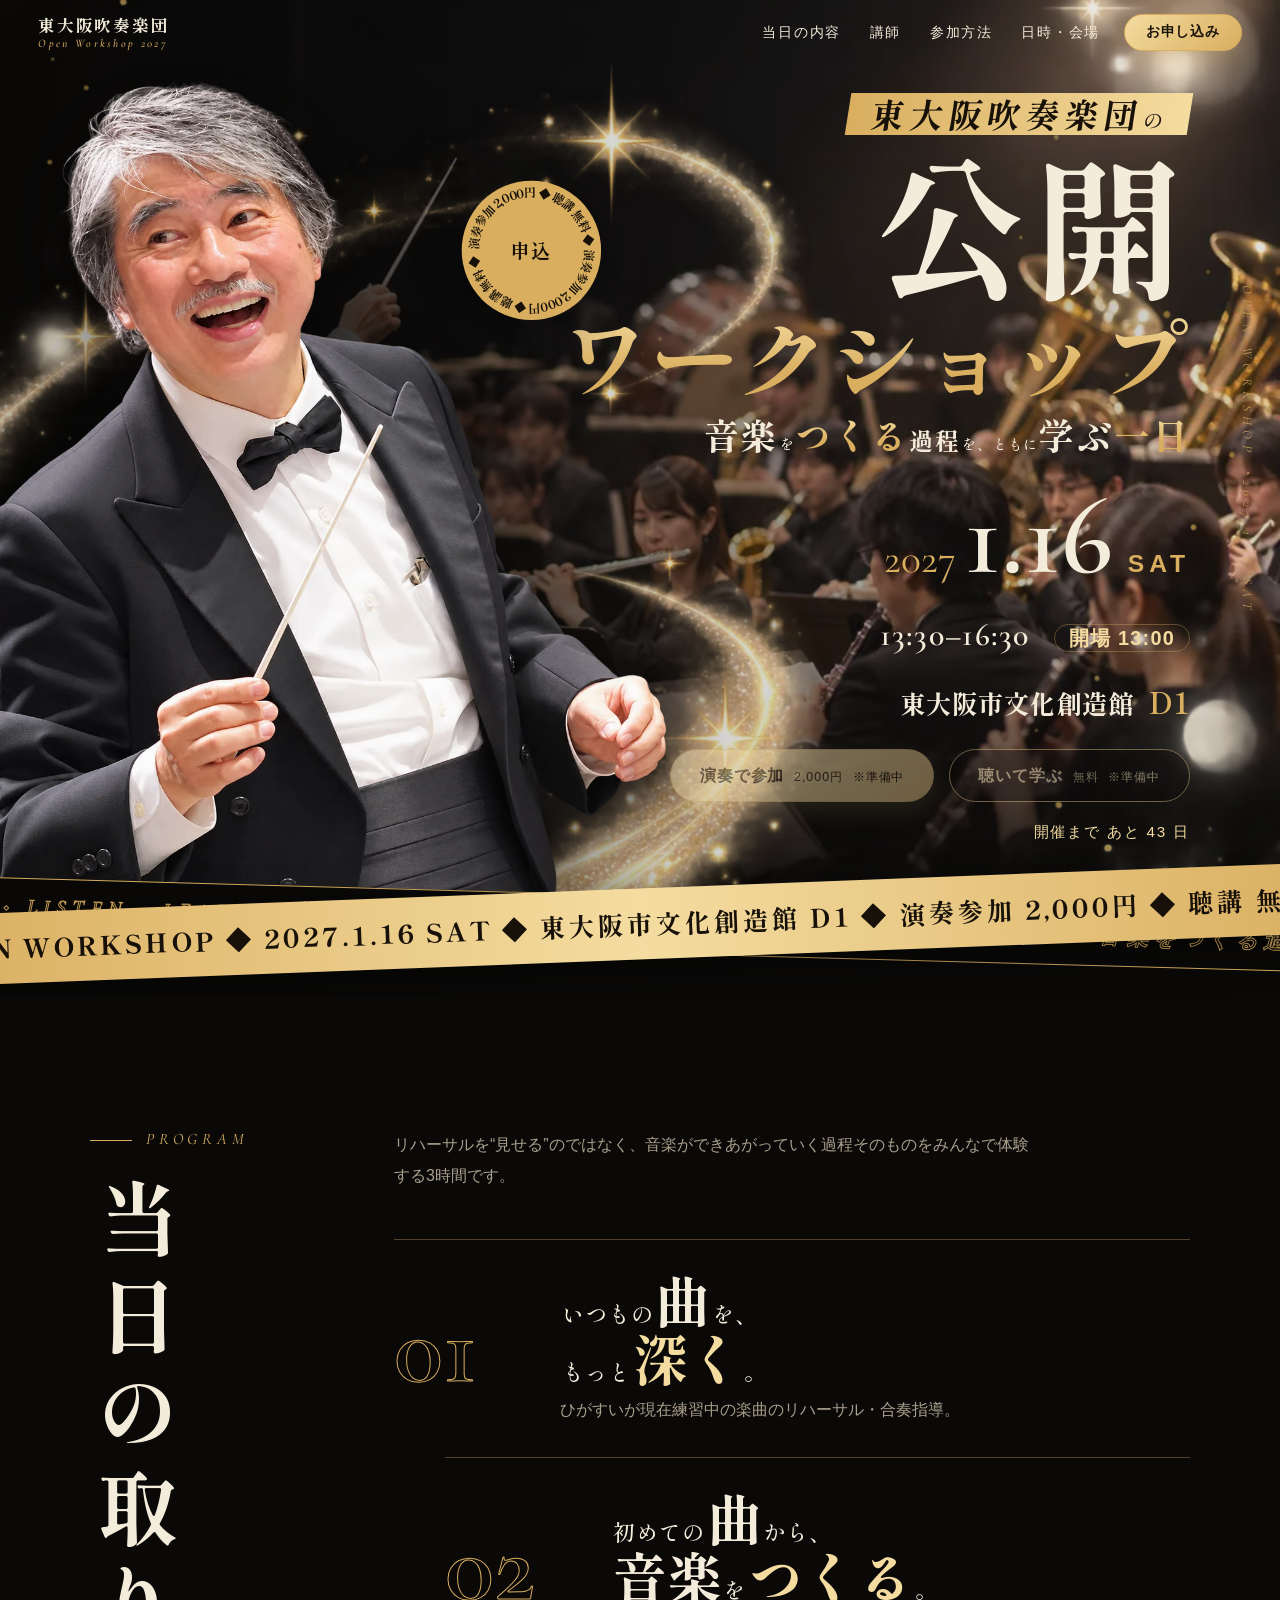
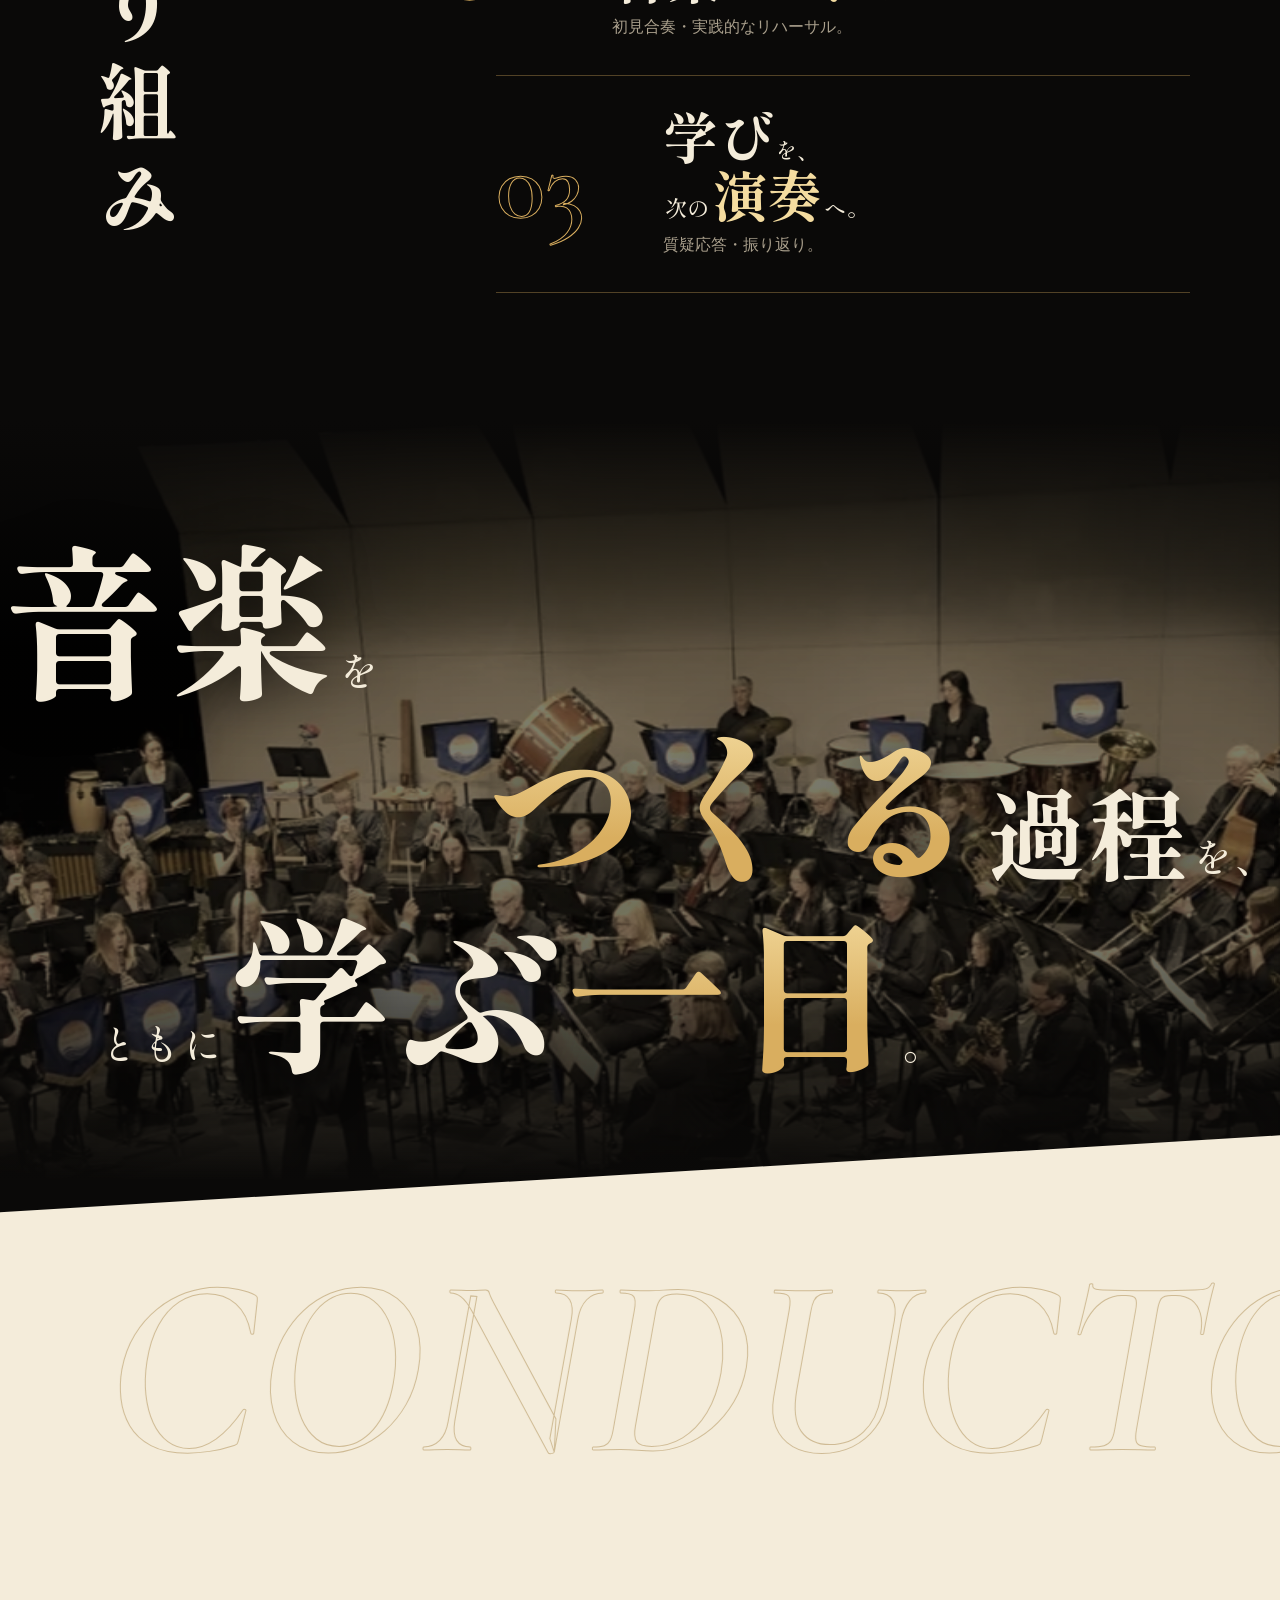
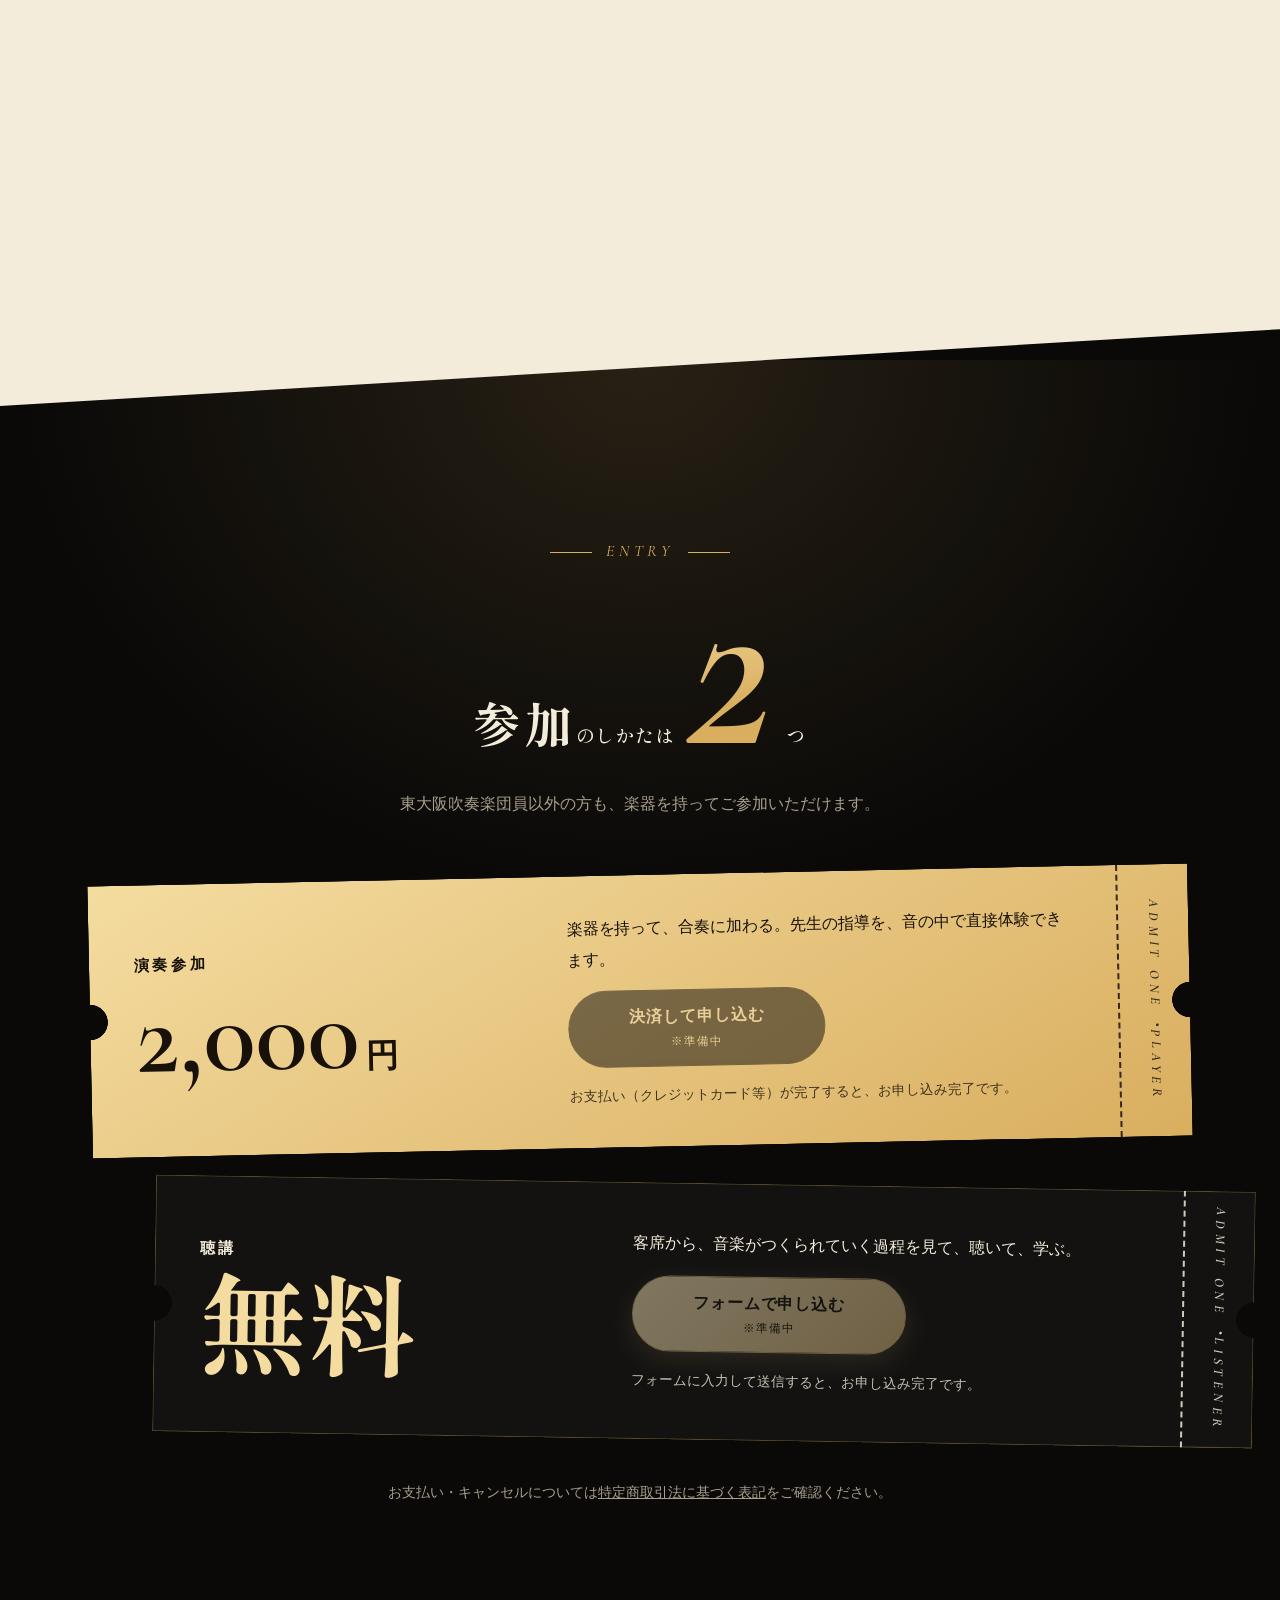
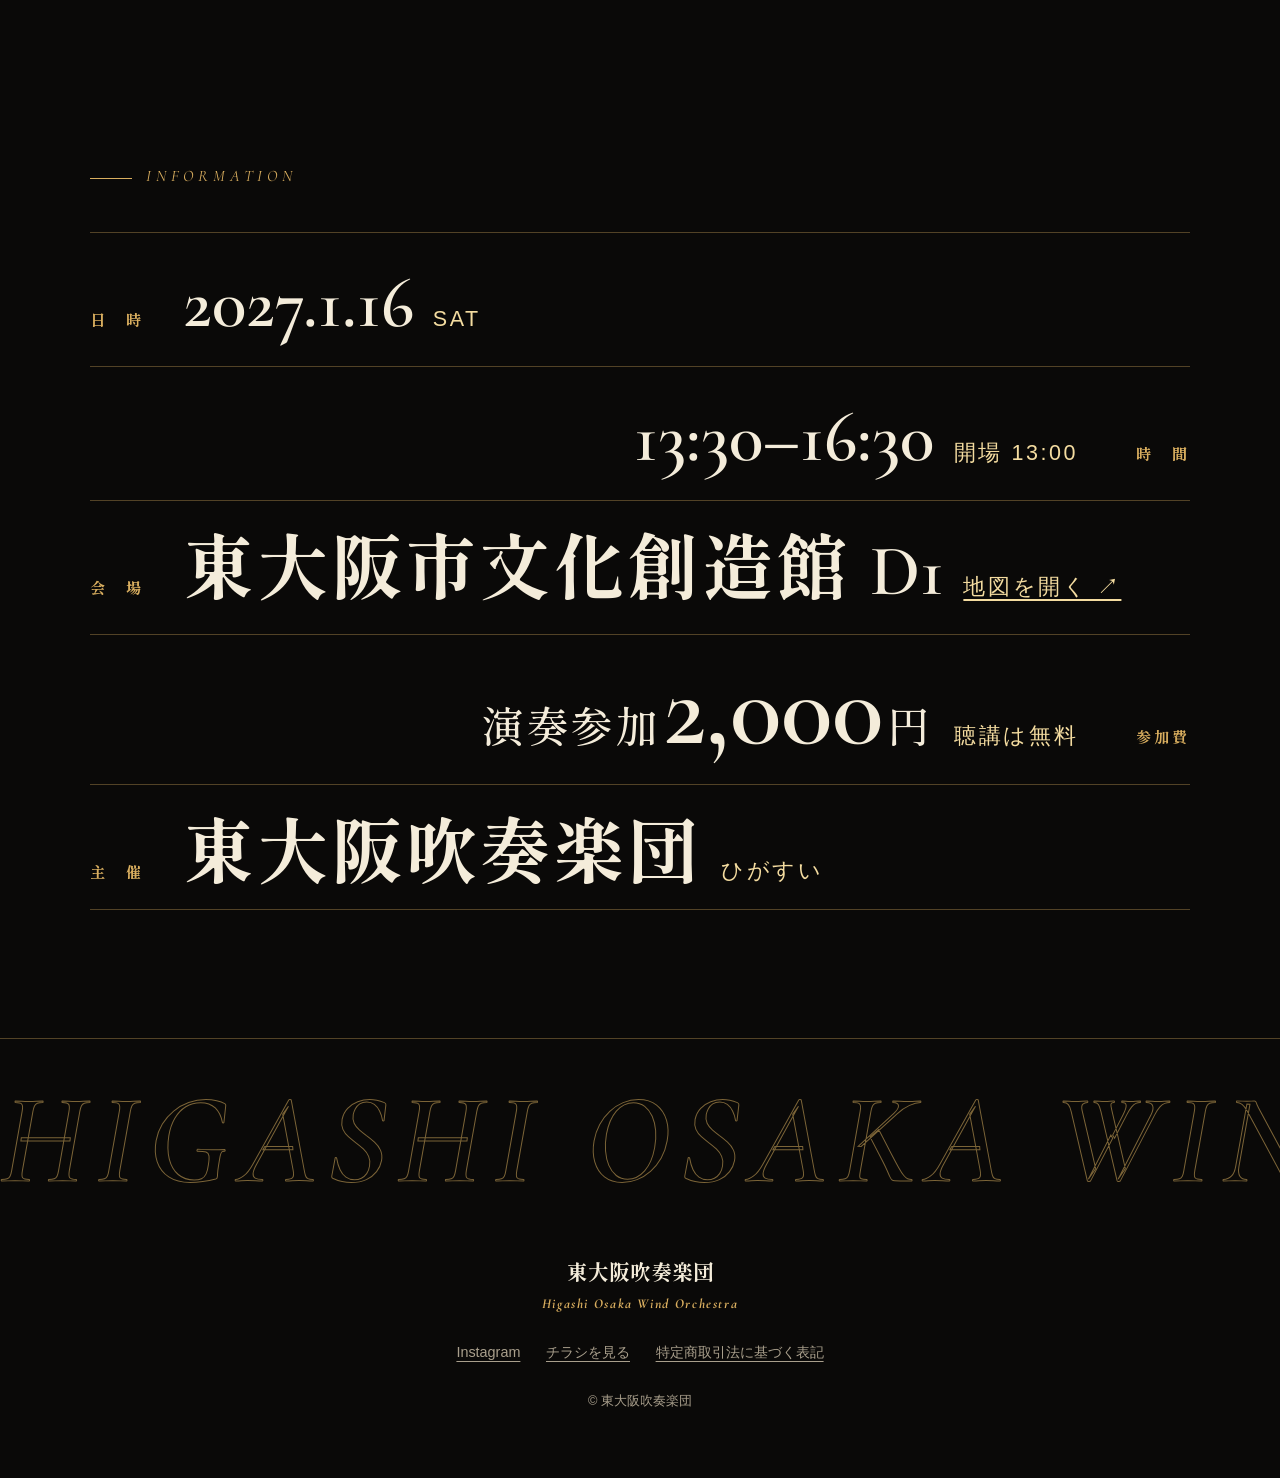
<file: index.html>
<!DOCTYPE html>
<html lang="ja">
<head>
<meta charset="utf-8">
<meta name="viewport" content="width=device-width, initial-scale=1">
<title>東大阪吹奏楽団の公開ワークショップ 2027.1.16｜講師 前田卓哉先生</title>
<meta name="description" content="東大阪吹奏楽団の公開ワークショップ。音楽をつくる過程を、ともに学ぶ一日。2027年1月16日(土) 13:30〜16:30、東大阪市文化創造館 D1。講師はカナダ西海岸で活動する指揮者・前田卓哉先生。演奏参加2,000円／聴講無料。">

<!-- SNSで共有したときの表示。公開URLが決まったら og:image を「https://〜/assets/flyer.png」の形に書き換える -->
<meta property="og:type" content="website">
<meta property="og:title" content="東大阪吹奏楽団の公開ワークショップ 2027.1.16">
<meta property="og:description" content="音楽をつくる過程を、ともに学ぶ一日。講師：前田卓哉先生。演奏参加2,000円／聴講無料。">
<meta property="og:image" content="assets/flyer.png">
<meta name="twitter:card" content="summary_large_image">

<link rel="preconnect" href="https://fonts.googleapis.com">
<link rel="preconnect" href="https://fonts.gstatic.com" crossorigin>
<link href="https://fonts.googleapis.com/css2?family=Cormorant+Garamond:ital,wght@0,500;0,600;1,500;1,600&family=Shippori+Mincho+B1:wght@500;700;800&family=Zen+Kaku+Gothic+New:wght@400;500;700&display=swap" rel="stylesheet">
<link rel="stylesheet" href="style.css">

<!-- ============================================================
  ★ 書き換えるのはここだけ ★
  申込ボタンのリンク先です。URLを "" の中に貼り付けて保存するだけ。
  空のままだと、ボタンに「※準備中」と出て押せません（間違い防止）。
    perform … 演奏参加の申込（Stripeの決済リンク）
    listen  … 聴講の申込（Googleフォームなど）
============================================================ -->
<script>
  const LINKS = {
    perform: "",
    listen:  "",
  };
</script>
</head>

<body>

<!-- ========== 上部に固定されるナビ ========== -->
<nav class="gnav" id="gnav">
  <a class="gnav__logo" href="#top">東大阪吹奏楽団<small>Open Workshop 2027</small></a>
  <div class="gnav__links">
    <a href="#program">当日の内容</a>
    <a href="#teacher">講師</a>
    <a href="#entry">参加方法</a>
    <a href="#info">日時・会場</a>
  </div>
  <a class="btn btn--gold" href="#entry">お申し込み</a>
</nav>

<!-- ========== ヒーロー ========== -->
<header class="hero" id="top">
  <div class="hero__bg" data-speed=".25" aria-hidden="true"></div>
  <div class="hero__swirl" data-speed="-.12" aria-hidden="true"><img src="assets/sparkle-swirl.webp" alt=""></div>
  <img class="hero__dust" src="assets/sparkle-dust.webp" alt="" aria-hidden="true">

  <div class="hero__maeda" data-speed=".08">
    <img src="assets/maeda-smile.webp" alt="講師の前田卓哉先生" width="1169" height="1345">
  </div>

  <!-- 回る丸バッジ（押すと申込へ） -->
  <a class="badge" href="#entry" aria-label="お申し込みへ">
    <svg viewBox="0 0 200 200" aria-hidden="true">
      <defs><path id="circ" d="M100,100 m-76,0 a76,76 0 1,1 152,0 a76,76 0 1,1 -152,0"/></defs>
      <g class="badge__ring">
        <circle cx="100" cy="100" r="99" fill="#d9ae5f"/>
        <text><textPath href="#circ" textLength="470" lengthAdjust="spacing">演奏参加 2,000円 ◆ 聴講 無料 ◆ 演奏参加 2,000円 ◆ 聴講 無料 ◆</textPath></text>
      </g>
    </svg>
    <span class="badge__c">申込</span>
  </a>

  <p class="hero__vertical" aria-hidden="true">OPEN WORKSHOP ・ 2027.1.16 SAT</p>

  <div class="hero__body">
    <div class="hero__head">
      <h1 class="hero__title">
        <span class="hero__title-0" data-split>東大阪吹奏楽団<span class="s">の</span></span>
        <span class="hero__title-1" data-split>公開</span>
        <span class="hero__title-2" data-split>ワークショップ</span>
      </h1>
      <p class="hero__catch" data-split><b class="k">音楽</b><span class="s">を</span><b class="k g">つくる</b>過程<span class="s">を、</span><br class="sp"><span class="s">ともに</span><b class="k">学ぶ</b><b class="k g">一日</b></p>
    </div>

    <div class="hero__foot">
      <div class="hero__date">
        <p class="hero__year">2027</p>
        <p class="hero__md">1.16<small>SAT</small></p>
      </div>
      <p class="hero__time">13:30–16:30 <span>開場 13:00</span></p>
      <p class="hero__venue">東大阪市文化創造館 <b>D1</b></p>

      <div class="hero__cta">
        <a class="btn btn--gold" href="#entry" data-link="perform">演奏で参加<small>2,000円</small></a>
        <a class="btn btn--line" href="#entry" data-link="listen">聴いて学ぶ<small>無料</small></a>
      </div>
      <p class="hero__count" id="countdown" aria-live="polite"></p>
    </div>
  </div>
</header>

<!-- ========== 流れる帯 ========== -->
<div class="ticker-wrap" aria-hidden="true">
  <div class="band band--b"><div class="ticker ticker--rev"><span>PLAY ◆ LISTEN ◆ LEARN ◆ 音楽をつくる過程を、ともに学ぶ ◆&nbsp;</span></div></div>
  <div class="band band--a"><div class="ticker"><span>OPEN WORKSHOP ◆ 2027.1.16 SAT ◆ 東大阪市文化創造館 D1 ◆ 演奏参加 2,000円 ◆ 聴講 無料 ◆&nbsp;</span></div></div>
</div>

<!-- ========== 当日の取り組み（縦書き見出しが左に固定される） ========== -->
<section class="sec program" id="program">
  <div class="wrap program__grid">
    <div class="program__side">
      <p class="label">PROGRAM</p>
      <h2 class="program__title" data-split>当日の取り組み</h2>
    </div>
    <div class="program__main">
      <p class="lead reveal">リハーサルを“見せる”のではなく、音楽ができあがっていく過程そのものをみんなで体験する3時間です。</p>
      <ol class="rows">
        <li class="row reveal">
          <span class="row__num">01</span>
          <h3><span class="s">いつもの</span><b class="k">曲</b><span class="s">を、</span><br><span class="s">もっと</span><b class="k g">深く</b><span class="s">。</span></h3>
          <p>ひがすいが現在練習中の楽曲のリハーサル・合奏指導。</p>
        </li>
        <li class="row reveal">
          <span class="row__num">02</span>
          <h3><span class="s">初めての</span><b class="k">曲</b><span class="s">から、</span><br><b class="k">音楽</b><span class="s">を</span><b class="k g">つくる</b><span class="s">。</span></h3>
          <p>初見合奏・実践的なリハーサル。</p>
        </li>
        <li class="row reveal">
          <span class="row__num">03</span>
          <h3><b class="k">学び</b><span class="s">を、</span><br><span class="s">次の</span><b class="k g">演奏</b><span class="s">へ。</span></h3>
          <p>質疑応答・振り返り。</p>
        </li>
      </ol>
    </div>
  </div>
</section>

<!-- ========== 大きなひとこと（2行が左右逆向きに流れる） ========== -->
<section class="statement" aria-label="コンセプト">
  <div class="statement__imgwrap" aria-hidden="true">
    <img class="statement__img" data-speed=".18" src="assets/band.webp" alt="" loading="lazy">
  </div>
  <p class="statement__text">
    <span class="statement__line" data-speed="-.12" data-axis="x" data-split><b class="kk">音楽</b><span class="s">を</span></span>
    <span class="statement__line" data-speed=".12" data-axis="x" data-split><b class="kk g">つくる</b><b class="k">過程</b><span class="s">を、</span></span>
    <span class="statement__line" data-speed="-.08" data-axis="x" data-split><span class="s">ともに</span><b class="kk">学ぶ</b><b class="kk g">一日</b><span class="s">。</span></span>
  </p>
</section>

<!-- ========== 講師（生成り色の斜めブロック・名前は縦書き） ========== -->
<section class="sec teacher" id="teacher">
  <div class="teacher__bgword" data-speed=".15" data-axis="x" aria-hidden="true">CONDUCTOR CONDUCTOR</div>
  <div class="wrap teacher__grid">
    <div class="teacher__visual">
      <img class="teacher__photo reveal" src="assets/maeda-baton.webp" alt="タクトを振る前田卓哉先生" width="1122" height="1402" loading="lazy">
      <h2 class="teacher__namev" data-split>前田卓哉<small>先生</small></h2>
    </div>
    <div class="teacher__text">
      <p class="label reveal">TEACHER</p>
      <p class="teacher__en" data-split>Tak Maeda</p>
      <p class="reveal">カナダ西海岸を拠点に活動する指揮者・音楽指導者。現在、複数の市民吹奏楽団で音楽監督・指導者を務める。</p>
      <p class="reveal">各地の音楽フェスティバルでの審査・講師、学校での訪問指導やワークショップなど、次世代の音楽教育にも積極的に取り組んでいる。</p>
    </div>
  </div>
</section>

<!-- ========== 参加方法（巨大な「2」・チケット） ========== -->
<section class="sec entry" id="entry">
  <div class="wrap">
    <div class="entry__head">
      <p class="label reveal">ENTRY</p>
      <h2 class="entry__title" data-split><b class="k">参加</b><span class="s">のしかたは</span><b class="entry__two">2</b><span class="s">つ</span></h2>
      <p class="lead reveal">東大阪吹奏楽団員以外の方も、楽器を持ってご参加いただけます。</p>
    </div>

    <div class="tickets">
      <article class="plan plan--perform reveal">
        <div class="plan__main">
          <p class="plan__tag">演奏参加</p>
          <p class="plan__price">2,000<small>円</small></p>
        </div>
        <div class="plan__body">
          <p class="plan__text">楽器を持って、合奏に加わる。先生の指導を、音の中で直接体験できます。</p>
          <a class="btn btn--dark" href="#entry" data-link="perform">決済して申し込む</a>
          <p class="plan__note">お支払い（クレジットカード等）が完了すると、お申し込み完了です。</p>
        </div>
        <div class="plan__stub"><span>ADMIT ONE ・ PLAYER</span></div>
      </article>

      <article class="plan plan--listen reveal">
        <div class="plan__main">
          <p class="plan__tag">聴講</p>
          <p class="plan__price">無料</p>
        </div>
        <div class="plan__body">
          <p class="plan__text">客席から、音楽がつくられていく過程を見て、聴いて、学ぶ。</p>
          <a class="btn btn--gold" href="#entry" data-link="listen">フォームで申し込む</a>
          <p class="plan__note">フォームに入力して送信すると、お申し込み完了です。</p>
        </div>
        <div class="plan__stub"><span>ADMIT ONE ・ LISTENER</span></div>
      </article>
    </div>

    <p class="entry__legal reveal">お支払い・キャンセルについては<a href="tokushoho.html">特定商取引法に基づく表記</a>をご確認ください。</p>
  </div>
</section>

<!-- ========== 日時・会場（巨大な文字を左右交互に） ========== -->
<section class="sec info" id="info">
  <div class="wrap">
    <h2 class="sr">日時・会場</h2>
    <p class="label reveal">INFORMATION</p>
    <ul class="bigrows">
      <li class="bigrow reveal"><span class="bigrow__k">日　時</span><span class="bigrow__v"><span class="en">2027.1.16</span><small>SAT</small></span></li>
      <li class="bigrow reveal"><span class="bigrow__k">時　間</span><span class="bigrow__v"><span class="en">13:30–16:30</span><small>開場 13:00</small></span></li>
      <li class="bigrow reveal"><span class="bigrow__k">会　場</span><span class="bigrow__v">東大阪市文化創造館 <span class="en">D1</span><small><a class="link" href="https://www.google.com/maps/search/?api=1&query=東大阪市文化創造館" target="_blank" rel="noopener">地図を開く ↗</a></small></span></li>
      <li class="bigrow reveal"><span class="bigrow__k">参加費</span><span class="bigrow__v"><span class="s">演奏参加</span><b class="k en">2,000</b><span class="s">円</span><small>聴講は無料</small></span></li>
      <li class="bigrow reveal"><span class="bigrow__k">主　催</span><span class="bigrow__v">東大阪吹奏楽団<small>ひがすい</small></span></li>
    </ul>
  </div>
</section>

<footer class="footer">
  <div class="footer__marquee" aria-hidden="true"><div class="ticker ticker--rev"><span>HIGASHI OSAKA WIND ORCHESTRA ◆&nbsp;</span></div></div>
  <div class="wrap footer__in">
    <p class="footer__name">東大阪吹奏楽団 <small>Higashi Osaka Wind Orchestra</small></p>
    <p class="footer__links">
      <a href="https://www.instagram.com/higashiosaka.winds/" target="_blank" rel="noopener">Instagram</a>
      <a href="assets/flyer.png" target="_blank" rel="noopener">チラシを見る</a>
      <a href="tokushoho.html">特定商取引法に基づく表記</a>
    </p>
    <p class="footer__copy">© 東大阪吹奏楽団</p>
  </div>
</footer>

<script src="main.js"></script>
</body>
</html>
</file>
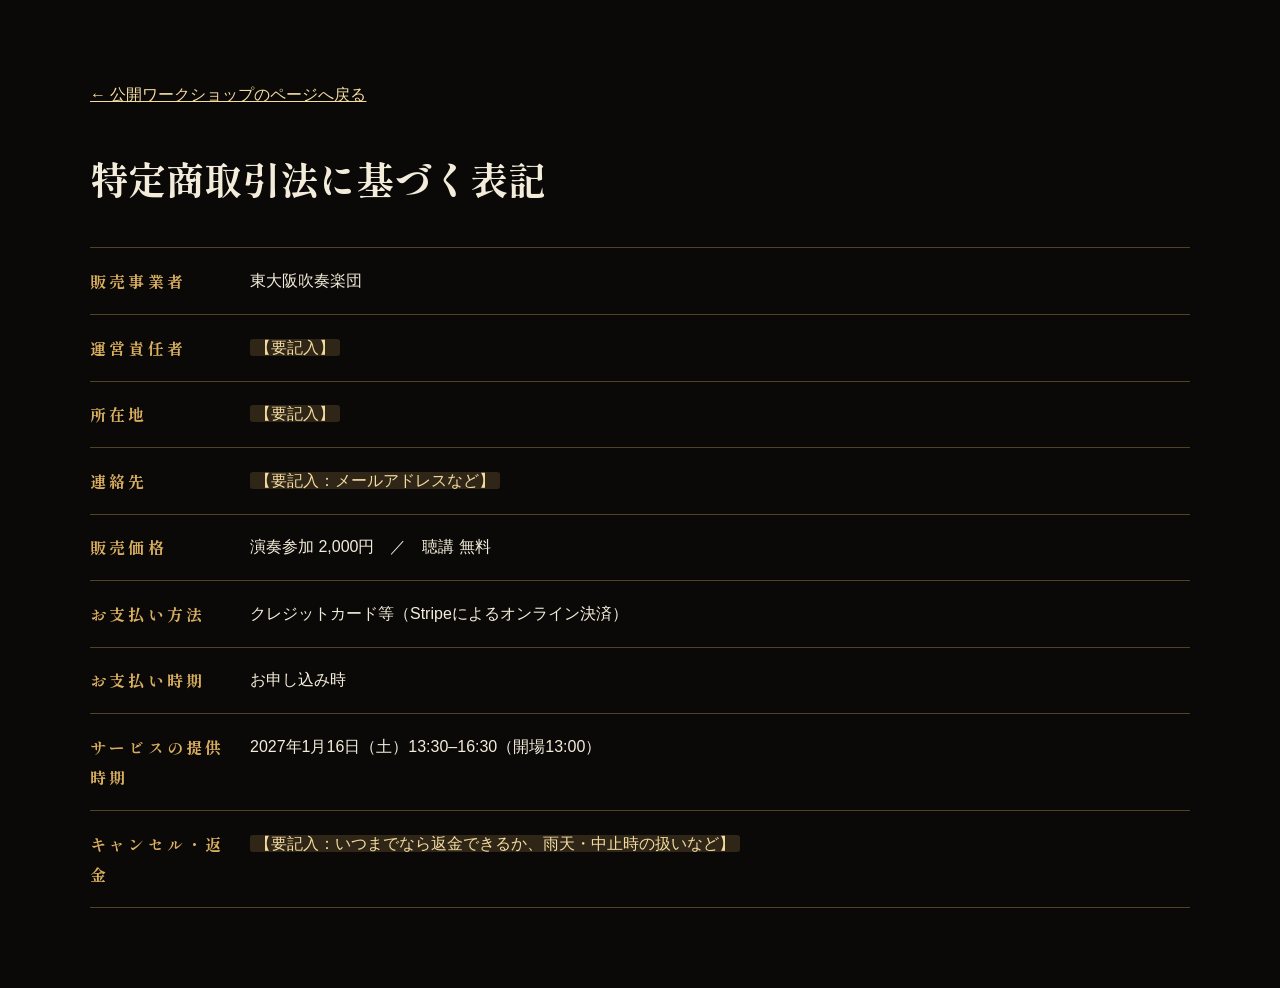
<file: tokushoho.html>
<!DOCTYPE html>
<html lang="ja">
<head>
<meta charset="utf-8">
<meta name="viewport" content="width=device-width, initial-scale=1">
<meta name="robots" content="noindex">
<title>特定商取引法に基づく表記｜東大阪吹奏楽団</title>
<link rel="preconnect" href="https://fonts.googleapis.com">
<link rel="preconnect" href="https://fonts.gstatic.com" crossorigin>
<link href="https://fonts.googleapis.com/css2?family=Shippori+Mincho+B1:wght@700;800&family=Zen+Kaku+Gothic+New:wght@400;500;700&display=swap" rel="stylesheet">
<link rel="stylesheet" href="style.css">
</head>
<body>
<main class="doc wrap">
  <a class="doc__back" href="index.html">← 公開ワークショップのページへ戻る</a>
  <h1>特定商取引法に基づく表記</h1>

  <!-- 黄色いマーカーの「【要記入】」を実際の内容に書き換えてください。書き換えたら class="todo" も消してOKです -->
  <dl class="info__list">
    <div><dt>販売事業者</dt><dd>東大阪吹奏楽団</dd></div>
    <div><dt>運営責任者</dt><dd><span class="todo">【要記入】</span></dd></div>
    <div><dt>所在地</dt><dd><span class="todo">【要記入】</span></dd></div>
    <div><dt>連絡先</dt><dd><span class="todo">【要記入：メールアドレスなど】</span></dd></div>
    <div><dt>販売価格</dt><dd>演奏参加 2,000円　／　聴講 無料</dd></div>
    <div><dt>お支払い方法</dt><dd>クレジットカード等（Stripeによるオンライン決済）</dd></div>
    <div><dt>お支払い時期</dt><dd>お申し込み時</dd></div>
    <div><dt>サービスの提供時期</dt><dd>2027年1月16日（土）13:30–16:30（開場13:00）</dd></div>
    <div><dt>キャンセル・返金</dt><dd><span class="todo">【要記入：いつまでなら返金できるか、雨天・中止時の扱いなど】</span></dd></div>
  </dl>
</main>
</body>
</html>
</file>
<file: style.css>
/* ============================================================
   東大阪吹奏楽団 公開ワークショップ LP
   色・フォントは一番上の :root だけ変えれば全体に反映されます
============================================================ */
:root {
  --black: #0a0908;
  --ink:   #17110a;
  --gold:  #d9ae5f;
  --gold-hi: #f4dca0;
  --gold-deep: #8a5f12;
  --cream: #f4ecda;
  --muted: #a99f8c;
  --line:  rgba(217, 174, 95, .35);

  --f-head: "Shippori Mincho B1", "Hiragino Mincho ProN", serif;   /* 見出し：明朝 */
  --f-body: "Zen Kaku Gothic New", "Hiragino Sans", sans-serif;    /* 本文：ゴシック */
  --f-en:   "Cormorant Garamond", serif;                           /* 英字・数字 */

  --gold-grad: linear-gradient(180deg, var(--gold-hi), var(--gold) 70%);
}

*, *::before, *::after { box-sizing: border-box; }
html { scroll-behavior: smooth; scroll-padding-top: 4.5rem; }
body {
  margin: 0; background: var(--black); color: var(--cream);
  font-family: var(--f-body); font-size: 16px; line-height: 1.9;
  -webkit-font-smoothing: antialiased; overflow-x: hidden;
}
img { max-width: 100%; height: auto; display: block; }
a { color: inherit; }
.sp { display: none; }
.wrap { width: min(1100px, 100% - 2.5rem); margin-inline: auto; position: relative; }
.sr { position: absolute; width: 1px; height: 1px; overflow: hidden; clip: rect(0 0 0 0); white-space: nowrap; }   /* 読み上げ専用の見えない文字 */

/* ---------- 1文字ずつ跳ね上がる文字（main.js が .ch を作る） ---------- */
.ch {
  display: inline-block; opacity: 0; transform: translateY(.7em) rotate(6deg); transform-origin: left bottom;
  transition: opacity .6s ease, transform .9s cubic-bezier(.2,.8,.2,1);
  transition-delay: calc(var(--d, 0s) + var(--i) * 45ms);
}
[data-split].is-in .ch { opacity: 1; transform: none; }

/* ---------- 大小のメリハリ：大事な言葉は大きく、「の・を・は」は小さく ---------- */
.k  { font-weight: 800; font-size: 1.5em; line-height: 1; }       /* 大事な言葉 */
.kk { font-weight: 800; font-size: 2.5em; line-height: 1.12; }     /* いちばん大事な言葉 */
.s  { font-size: .6em; font-weight: 500; letter-spacing: .04em; margin-inline: .08em; }   /* て・に・を・は */
.g  { color: var(--gold-hi); }                                    /* 金色にする言葉 */
.g .ch { background: var(--gold-grad); -webkit-background-clip: text; background-clip: text; color: transparent; }
.w { display: inline-block; white-space: nowrap; }

/* ---------- ボタン ---------- */
.btn {
  display: inline-flex; align-items: baseline; justify-content: center; gap: .6em;
  padding: 1rem 1.8rem; border-radius: 999px; text-decoration: none;
  font-weight: 700; letter-spacing: .06em; line-height: 1.2;
  border: 1.5px solid var(--gold); transition: transform .25s, background .25s, color .25s, box-shadow .25s;
}
.btn small { font-size: .78em; font-weight: 500; opacity: .85; }
.btn:hover { transform: translateY(-3px); }
.btn--gold { background: linear-gradient(135deg, var(--gold-hi), var(--gold)); color: #1a1409; box-shadow: 0 8px 28px rgba(217,174,95,.28); }
.btn--line { color: var(--gold-hi); background: transparent; }
.btn--line:hover { background: rgba(217,174,95,.14); }
.btn--dark { background: var(--black); color: var(--gold-hi); border-color: var(--black); }
.btn--dark:hover { background: #000; box-shadow: 0 8px 24px rgba(0,0,0,.35); }
.btn.is-pending { opacity: .5; pointer-events: none; filter: grayscale(.3); flex-wrap: wrap; }
.btn.is-pending::after { content: "※準備中"; flex-basis: 100%; text-align: center; font-size: .72em; font-weight: 500; }
.hero__cta .btn.is-pending::after { flex-basis: auto; }

/* ---------- 上部ナビ（常に固定） ---------- */
.gnav {
  position: fixed; inset: 0 0 auto 0; z-index: 100;
  display: flex; align-items: center; gap: 1.5rem;
  padding: .85rem clamp(1rem, 3vw, 2.5rem);
  transition: background .3s, backdrop-filter .3s, border-color .3s;
  border-bottom: 1px solid transparent;
}
.gnav.is-solid { background: rgba(10,9,8,.86); backdrop-filter: blur(10px); -webkit-backdrop-filter: blur(10px); border-color: var(--line); }
.gnav__logo { font-family: var(--f-head); font-weight: 800; letter-spacing: .1em; text-decoration: none; line-height: 1.25; font-size: 1.05rem; }
.gnav__logo small { display: block; font-family: var(--f-en); font-style: italic; font-weight: 500; font-size: .72rem; letter-spacing: .2em; color: var(--gold); }
.gnav__links { display: flex; gap: 1.8rem; margin-left: auto; font-size: .88rem; letter-spacing: .12em; }
.gnav__links a { text-decoration: none; position: relative; padding: .2rem 0; }
.gnav__links a::after { content: ""; position: absolute; left: 0; right: 0; bottom: -2px; height: 1px; background: var(--gold); transform: scaleX(0); transform-origin: left; transition: transform .3s; }
.gnav__links a:hover::after { transform: scaleX(1); }
.gnav .btn { padding: .6rem 1.3rem; font-size: .85rem; }

/* ---------- ヒーロー：奥（ステージ）→ 中（きらめき）→ 手前（前田先生） ---------- */
.hero { position: relative; min-height: 100svh; overflow: hidden; isolation: isolate; display: flex; }
.hero__bg {
  position: absolute; inset: -8% 0; z-index: -5; will-change: transform;
  background:
    linear-gradient(90deg, var(--black) 0%, rgba(10,9,8,.55) 45%, rgba(10,9,8,.1) 100%),
    linear-gradient(0deg, var(--black) 0%, transparent 35%),
    url("assets/stage-bg.webp") right top / cover no-repeat;
}
.hero__swirl { position: absolute; z-index: -3; width: min(95vw, 980px); left: -12%; top: 2%; will-change: transform; }
.hero__swirl img { width: 100%; opacity: .85; animation: drift 14s ease-in-out infinite alternate; }
.hero__dust { position: absolute; z-index: -2; inset: 0; width: 100%; height: 100%; object-fit: cover; opacity: .9; animation: twinkle 5s ease-in-out infinite alternate; }
.hero__maeda { position: absolute; z-index: -1; left: -4%; bottom: 0; height: min(92svh, 900px); will-change: transform; }
.hero__maeda img { height: 100%; width: auto; max-width: none; filter: drop-shadow(0 20px 60px rgba(0,0,0,.6)); animation: rise 1.2s cubic-bezier(.2,.7,.2,1) both; }

.hero__vertical { position: absolute; z-index: 2; right: clamp(.5rem, 1.6vw, 1.6rem); top: 50%; translate: 0 -50%; margin: 0; writing-mode: vertical-rl; font-family: var(--f-en); font-style: italic; letter-spacing: .4em; font-size: .85rem; color: var(--gold); opacity: .8; }

.hero__body { flex: none; width: min(1100px, 100% - 2.5rem); margin: 0 auto; padding: 5.5rem 0 3rem; display: flex; flex-direction: column; justify-content: center; align-items: flex-end; text-align: right; gap: 1.4rem; }
.hero__title { margin: 0; font-family: var(--f-head); font-weight: 800; line-height: 1.02; word-break: keep-all; }
.hero__title-0 { --d: .1s; display: inline-block; background: linear-gradient(90deg, var(--gold), var(--gold-hi)); color: var(--ink); padding: .12em .7em; font-size: clamp(1.05rem, 2.8vw, 2.1rem); letter-spacing: .14em; transform: skewX(-9deg); margin-bottom: .6rem; }
.hero__title-1 { --d: .3s; display: block; font-size: clamp(4.5rem, 12.5vw, 9.5rem); letter-spacing: .04em; color: var(--cream); }
.hero__title-2 { --d: .6s; display: block; font-size: clamp(2.4rem, 7.2vw, 5.6rem); color: var(--gold); margin-top: .1em; }
.hero__title-2 .ch { background: var(--gold-grad); -webkit-background-clip: text; background-clip: text; color: transparent; }
.hero__catch { --d: 1.1s; margin: 1rem 0 0; font-family: var(--f-head); font-weight: 700; font-size: clamp(1rem, 2.1vw, 1.5rem); letter-spacing: .08em; line-height: 1.5; }

.hero__date { display: flex; align-items: baseline; justify-content: flex-end; gap: .5rem; }
.hero__year { margin: 0; font-family: var(--f-en); font-size: clamp(1.6rem, 4vw, 2.6rem); color: var(--gold); }
.hero__md { margin: 0; font-family: var(--f-en); font-weight: 600; font-size: clamp(4rem, 9.5vw, 7rem); line-height: 1; color: var(--cream); }
.hero__md small { font-family: var(--f-body); font-size: .22em; letter-spacing: .2em; margin-left: .6em; color: var(--gold); }
.hero__time { margin: .4rem 0 0; font-family: var(--f-en); font-size: clamp(1.4rem, 3.4vw, 2rem); font-weight: 600; letter-spacing: .04em; }
.hero__time span { font-family: var(--f-body); font-size: .62em; margin-left: .8em; color: var(--gold-hi); border: 1px solid var(--line); padding: .1em .7em; border-radius: 999px; }
.hero__venue { margin: .5rem 0 0; font-family: var(--f-head); font-weight: 700; font-size: clamp(1.1rem, 2.6vw, 1.6rem); }
.hero__venue b { color: var(--gold); margin-left: .3em; font-size: 1.15em; }
.hero__cta { display: flex; flex-wrap: wrap; justify-content: flex-end; gap: .9rem; margin-top: 1.2rem; }
.hero .btn--line { background: rgba(10,9,8,.6); backdrop-filter: blur(4px); -webkit-backdrop-filter: blur(4px); }
.hero__count { margin: 1rem 0 0; color: var(--gold-hi); letter-spacing: .12em; font-size: .95rem; }

/* 回る丸バッジ */
.badge { position: absolute; z-index: 3; left: min(36vw, 520px); top: 20%; width: clamp(110px, 11vw, 160px); aspect-ratio: 1; display: grid; place-items: center; text-decoration: none; color: var(--ink); transition: scale .3s; }
.badge:hover { scale: 1.08; }
.badge svg { position: absolute; inset: 0; width: 100%; height: 100%; filter: drop-shadow(0 8px 24px rgba(0,0,0,.45)); }
.badge__ring { transform-origin: 100px 100px; animation: spin 18s linear infinite; }
.badge text { font-family: var(--f-head); font-weight: 800; font-size: 17px; fill: var(--ink); }
.badge__c { position: relative; font-family: var(--f-head); font-weight: 800; font-size: clamp(1rem, 1.5vw, 1.3rem); letter-spacing: .1em; }

@keyframes drift   { from { transform: translate(0,0) rotate(-2deg); } to { transform: translate(3%, 2%) rotate(2deg); } }
@keyframes twinkle { from { opacity: .55; } to { opacity: 1; } }
@keyframes rise    { from { opacity: 0; transform: translateY(40px); } to { opacity: 1; transform: none; } }
@keyframes spin    { to { transform: rotate(360deg); } }
@keyframes marquee { to { transform: translateX(-50%); } }

/* ---------- 流れる帯（交差する2本） ---------- */
.ticker-wrap { position: relative; z-index: 5; overflow: hidden; height: 9rem; margin-top: -3rem; }
.band { position: absolute; left: -6%; right: -6%; top: 50%; overflow: hidden; }
.band--a { translate: 0 -50%; rotate: -2.2deg; background: linear-gradient(90deg, var(--gold), var(--gold-hi), var(--gold)); color: var(--ink); padding: .7rem 0; z-index: 2; box-shadow: 0 10px 40px rgba(0,0,0,.5); }
.band--b { translate: 0 -50%; rotate: 1.6deg; background: var(--black); border-block: 1px solid var(--gold); padding: .5rem 0; }
.ticker { display: flex; width: max-content; white-space: nowrap; animation: marquee 50s linear infinite; font-family: var(--f-head); font-weight: 800; letter-spacing: .12em; }
.band--a .ticker { font-size: clamp(1.1rem, 2.4vw, 1.6rem); }
.band--b .ticker { font-size: clamp(1rem, 2vw, 1.3rem); color: transparent; -webkit-text-stroke: 1px var(--gold); font-family: var(--f-en); font-style: italic; font-weight: 600; letter-spacing: .3em; }
.ticker--rev { animation-direction: reverse; animation-duration: 70s; }

/* ---------- 共通：セクション ---------- */
.sec { padding: clamp(4.5rem, 10vw, 8.5rem) 0; position: relative; }
.label { margin: 0; font-family: var(--f-en); font-style: italic; letter-spacing: .3em; color: var(--gold); font-size: 1rem; }
.label::before { content: ""; display: inline-block; width: 2.6rem; height: 1px; background: currentColor; vertical-align: middle; margin-right: .9rem; }
.lead { margin: 0; max-width: 40em; color: var(--muted); }

/* ---------- 当日の取り組み：縦書き見出しが左に固定され、右で行が流れていく ---------- */
.program__grid { display: grid; grid-template-columns: minmax(9rem, 15rem) 1fr; gap: clamp(1.5rem, 5vw, 5rem); align-items: start; }
.program__side { position: sticky; top: 6rem; }
.program__title { margin: 1.4rem 0 0; writing-mode: vertical-rl; font-family: var(--f-head); font-weight: 800; font-size: clamp(2.6rem, min(6.4vw, 9.5vh), 5.4rem); line-height: 1.15; letter-spacing: .18em; word-break: keep-all; }
.program__title .ch { transform: translateX(-.6em); }   /* 縦書きなので横から滑り込む */
.program__title.is-in .ch { transform: none; }
.program__main .lead { margin-bottom: 3rem; padding-top: .4rem; }
.rows { list-style: none; margin: 0; padding: 0; }
.row { position: relative; isolation: isolate; display: grid; grid-template-columns: clamp(5.5rem, 10vw, 9rem) 1fr; grid-template-areas: "num title" "num text"; column-gap: clamp(1rem, 3vw, 2.5rem); row-gap: .4rem; align-items: center; padding: 2rem 0; border-top: 1px solid var(--line); }
.row:last-child { border-bottom: 1px solid var(--line); }
.row:nth-child(2) { margin-left: clamp(0px, 4vw, 4rem); }
.row:nth-child(3) { margin-left: clamp(0px, 8vw, 8rem); }
.row::before { content: ""; position: absolute; inset: 0; z-index: -1; background: linear-gradient(90deg, rgba(217,174,95,.16), transparent 80%); transform: scaleX(0); transform-origin: left; transition: transform .8s cubic-bezier(.2,.7,.2,1); }
.row.is-active::before { transform: scaleX(1); }
.row__num { grid-area: num; font-family: var(--f-en); font-weight: 600; font-size: clamp(4.2rem, 8vw, 7rem); line-height: 1; color: transparent; -webkit-text-stroke: 1px var(--gold); transition: color .6s; }
.row.is-active .row__num { color: var(--gold); }
.row h3 { grid-area: title; margin: 0; font-family: var(--f-head); font-weight: 800; font-size: clamp(1.4rem, 3vw, 2.3rem); line-height: 1.25; align-self: end; }
.row p { grid-area: text; margin: 0; color: var(--muted); align-self: start; }

/* ---------- 大きなひとこと（2行が左右逆向きに流れる） ---------- */
.statement { position: relative; min-height: min(86svh, 760px); display: grid; place-items: center; overflow: hidden; isolation: isolate; text-align: center; padding: 6rem 1.25rem; }
.statement__imgwrap { position: absolute; inset: 0; z-index: -2; overflow: hidden; }
.statement__img { position: absolute; left: 0; top: -25%; width: 100%; height: 150%; max-width: none; object-fit: cover; filter: sepia(.55) brightness(.62) saturate(1.1); will-change: transform; }
.statement::after { content: ""; position: absolute; inset: 0; z-index: -1; background: linear-gradient(180deg, var(--black), rgba(10,9,8,.2) 30%, rgba(10,9,8,.3) 70%, var(--black)); }
.statement__text { width: min(1100px, 100%); margin: 0; font-family: var(--f-head); font-weight: 800; font-size: clamp(1.6rem, 5.2vw, 4.2rem); line-height: 1.12; letter-spacing: .03em; text-align: left; filter: drop-shadow(0 4px 24px rgba(0,0,0,.65)); word-break: keep-all; }
.statement__line { display: block; will-change: transform; white-space: nowrap; }
.statement__line:nth-child(1) { text-align: left; }
.statement__line:nth-child(2) { text-align: right; --d: .4s; }
.statement__line:nth-child(3) { text-align: left; padding-left: 6%; --d: .8s; }

/* ---------- 講師：生成り色の斜めブロック（名前は縦書きで写真に重なる） ---------- */
.teacher {
  --slant: clamp(1.8rem, 6vw, 5rem);
  position: relative; z-index: 2; overflow: hidden;
  background: var(--cream); color: var(--ink);
  clip-path: polygon(0 var(--slant), 100% 0, 100% calc(100% - var(--slant)), 0 100%);
  padding: calc(var(--slant) + clamp(3rem, 6vw, 5rem)) 0;
  margin-block: calc(var(--slant) * -.6);
}
.teacher__bgword { position: absolute; left: -2%; top: 12%; white-space: nowrap; font-family: var(--f-en); font-style: italic; font-weight: 600; font-size: clamp(6rem, 20vw, 17rem); line-height: 1; color: transparent; -webkit-text-stroke: 1px rgba(138,95,18,.35); pointer-events: none; will-change: transform; }
.teacher__grid { display: grid; grid-template-columns: 1fr 1fr; gap: clamp(1rem, 4vw, 4rem); align-items: center; }
.teacher__visual { position: relative; width: 100%; max-width: 540px; justify-self: center; }
.teacher__photo { width: 86%; filter: drop-shadow(0 24px 40px rgba(60,40,10,.35)); }
.teacher__namev { position: absolute; right: 0; top: 4%; margin: 0; writing-mode: vertical-rl; font-family: var(--f-head); font-weight: 800; font-size: clamp(2.4rem, 5.2vw, 4.6rem); line-height: 1; letter-spacing: .3em; color: var(--ink); }
.teacher__namev small { font-size: .42em; color: var(--gold-deep); letter-spacing: .3em; margin-top: 1.2em; }
.teacher__namev .ch { transform: translateX(-.5em); }
.teacher__namev.is-in .ch { transform: none; }
.teacher .label { color: var(--gold-deep); }
.teacher__en { margin: .6rem 0 1.2rem; font-family: var(--f-en); font-style: italic; font-weight: 600; font-size: clamp(3.4rem, 9vw, 7rem); line-height: 1; color: #a8762a; }
.teacher__en .ch { background: linear-gradient(180deg, #c8943f, #7d5412); -webkit-background-clip: text; background-clip: text; color: transparent; }
.teacher__text p:not(.label):not(.teacher__en) { margin: 0 0 1rem; max-width: 34em; }

/* ---------- 参加方法：巨大な「2」とチケット ---------- */
.entry { background: radial-gradient(70% 60% at 50% 0%, rgba(217,174,95,.14), transparent 70%), var(--black); padding-top: calc(clamp(4.5rem, 10vw, 8.5rem) + 3rem); }
.entry__head { text-align: center; }
.entry__head .label::after { content: ""; display: inline-block; width: 2.6rem; height: 1px; background: currentColor; vertical-align: middle; margin-left: .9rem; }
.entry__title { margin: .3rem 0 .6rem; font-family: var(--f-head); font-weight: 800; font-size: clamp(1.2rem, 3vw, 2rem); letter-spacing: .08em; line-height: 1; }
.entry__two { display: inline-block; font-family: var(--f-en); font-style: italic; font-weight: 600; font-size: clamp(7rem, 22vw, 15rem); line-height: .8; margin: 0 .04em; letter-spacing: 0; vertical-align: baseline; }
.entry__two .ch { background: var(--gold-grad); -webkit-background-clip: text; background-clip: text; color: transparent; transform: scale(.4) rotate(-12deg); }
.entry__title.is-in .entry__two .ch { transform: none; }
.entry__head .lead { margin-inline: auto; padding-top: 1rem; }
.tickets { display: grid; gap: 2.2rem; margin-top: 3.5rem; }
.plan {
  --n: 18px;
  display: grid; grid-template-columns: 1fr 1.15fr 4.5rem; align-items: stretch;
  -webkit-mask: radial-gradient(circle var(--n) at 0 50%, #0000 97%, #000) left / 51% 100% no-repeat, radial-gradient(circle var(--n) at 100% 50%, #0000 97%, #000) right / 51% 100% no-repeat;
          mask: radial-gradient(circle var(--n) at 0 50%, #0000 97%, #000) left / 51% 100% no-repeat, radial-gradient(circle var(--n) at 100% 50%, #0000 97%, #000) right / 51% 100% no-repeat;
  transition: transform .5s cubic-bezier(.2,.7,.2,1);
}
.plan--perform { background: linear-gradient(150deg, var(--gold-hi), var(--gold)); color: var(--ink); transform: rotate(-1.2deg); }
.plan--listen { background: rgba(255,255,255,.04); box-shadow: inset 0 0 0 1px var(--line); transform: rotate(.9deg) translateX(clamp(0px, 5vw, 4rem)); }
.plan:hover { transform: rotate(0) scale(1.012); }
.plan__main { padding: clamp(1.6rem, 3.5vw, 2.8rem) clamp(1.6rem, 3.5vw, 3rem); display: flex; flex-direction: column; justify-content: center; }
.plan__tag { margin: 0; font-weight: 700; letter-spacing: .24em; font-size: .95rem; }
.plan__price { margin: .1rem 0 0; font-family: var(--f-en); font-weight: 600; font-size: clamp(4.2rem, 10vw, 6.8rem); line-height: 1; }
.plan__price small { font-family: var(--f-head); font-size: .3em; margin-left: .2em; }
.plan--listen .plan__price { color: var(--gold-hi); font-family: var(--f-head); font-weight: 800; }
.plan__body { padding: clamp(1.4rem, 3vw, 2.4rem) clamp(1.4rem, 3vw, 2.4rem) clamp(1.4rem, 3vw, 2.4rem) 0; display: flex; flex-direction: column; align-items: flex-start; justify-content: center; gap: 1rem; }
.plan__text { margin: 0; }
.plan__note { margin: 0; font-size: .85rem; opacity: .8; }
.plan__stub { border-left: 2px dashed currentColor; display: grid; place-items: center; padding: 1rem 0; opacity: .85; }
.plan__stub span { writing-mode: vertical-rl; font-family: var(--f-en); font-style: italic; font-weight: 600; letter-spacing: .35em; font-size: .85rem; }
.entry__legal { margin: 2.5rem 0 0; font-size: .85rem; color: var(--muted); text-align: center; }

/* ---------- 日時・会場：巨大な文字を左右交互に ---------- */
.info { overflow: hidden; }   /* 横からスライドして出る行が、画面の外にはみ出さないように */
.bigrows { list-style: none; margin: 2.5rem 0 0; padding: 0; }
.bigrow { display: flex; align-items: baseline; gap: clamp(1rem, 3vw, 2.5rem); padding: 1.3rem 0; border-top: 1px solid var(--line); transition: padding .4s cubic-bezier(.2,.7,.2,1), color .3s, opacity .9s ease, translate .9s cubic-bezier(.2,.7,.2,1); }
.bigrow:last-child { border-bottom: 1px solid var(--line); }
.bigrow:nth-child(even) { flex-direction: row-reverse; text-align: right; }
.bigrow:hover { color: var(--gold-hi); padding-left: 1.4rem; }
.bigrow:nth-child(even):hover { padding-left: 0; padding-right: 1.4rem; }
.bigrow__k { flex: none; font-family: var(--f-head); font-weight: 700; color: var(--gold); letter-spacing: .2em; font-size: .95rem; white-space: nowrap; }
.bigrow__v { font-family: var(--f-head); font-weight: 800; font-size: clamp(1.6rem, 5.6vw, 4.6rem); line-height: 1.15; letter-spacing: .03em; }
.bigrow__v .en { font-family: var(--f-en); font-weight: 600; letter-spacing: 0; }
.bigrow__v small { font-family: var(--f-body); font-size: .3em; font-weight: 500; color: var(--gold-hi); letter-spacing: .12em; margin-inline: .9em; white-space: nowrap; }
.link { color: var(--gold-hi); text-underline-offset: .25em; }

/* ---------- フッター ---------- */
.footer { border-top: 1px solid var(--line); padding: 0 0 4rem; text-align: center; color: var(--muted); overflow: hidden; }
.footer__marquee { overflow: hidden; padding: 2rem 0 1.5rem; }
.footer__marquee .ticker { font-family: var(--f-en); font-style: italic; font-weight: 600; font-size: clamp(3rem, 10vw, 8rem); line-height: 1.1; letter-spacing: .08em; color: transparent; -webkit-text-stroke: 1px rgba(217,174,95,.55); animation-duration: 80s; }
.footer__name { margin: 1rem 0 0; font-family: var(--f-head); font-weight: 700; font-size: 1.3rem; color: var(--cream); }
.footer__name small { display: block; font-family: var(--f-en); font-style: italic; font-size: .85rem; letter-spacing: .12em; color: var(--gold); }
.footer__links { display: flex; flex-wrap: wrap; gap: .4rem 1.6rem; justify-content: center; margin: 1.4rem 0; font-size: .9rem; }
.footer__links a { text-underline-offset: .25em; }
.footer__copy { margin: 0; font-size: .8rem; }

/* ---------- ふわっと表示（transform ではなく translate を使うので回転と干渉しない） ---------- */
.reveal { opacity: 0; translate: 0 28px; transition: opacity .9s ease, translate .9s cubic-bezier(.2,.7,.2,1); }
.reveal.is-in { opacity: 1; translate: 0 0; }
.row.reveal:nth-child(2) { transition-delay: .1s; }
.row.reveal:nth-child(3) { transition-delay: .2s; }
.bigrow.reveal:nth-child(even) { translate: 40px 0; }
.bigrow.reveal:nth-child(odd)  { translate: -40px 0; }
.bigrow.reveal.is-in { translate: 0 0; }

/* ============================================================
   スマホ・タブレット
   ポイント：最初の画面に「先生・タイトル・日付・申込」が全部入るように、
   先生を画面の高さ基準（svh）で置き、文字は上と下に振り分けている
============================================================ */
@media (max-width: 860px) {
  .sp { display: inline; }
  .gnav__links { display: none; }
  .gnav { justify-content: space-between; }

  .hero { min-height: max(100svh, 620px); }
  .hero__maeda { left: 34%; right: auto; height: clamp(300px, 54svh, 520px); }
  .hero__bg { background: linear-gradient(180deg, rgba(10,9,8,.8) 0%, rgba(10,9,8,.78) 60%, var(--black) 100%), url("assets/stage-bg.webp") center top / cover no-repeat; }
  .hero__swirl { width: 130vw; left: -35%; top: 6%; }
  .hero__vertical { display: none; }

  .hero__body { align-items: flex-start; text-align: left; justify-content: space-between; padding: 4.8rem 0 1.4rem; gap: 1rem; }
  .hero__title-1 { font-size: clamp(4rem, 22vw, 7rem); }
  .hero__title-2 { font-size: clamp(2.2rem, 11.6vw, 4.4rem); }
  .hero__catch { margin-top: .8rem; font-size: 1.2rem; }

  .hero__date { justify-content: flex-start; }
  .hero__year { font-size: 1.4rem; }
  .hero__md { font-size: clamp(3.6rem, 17vw, 5.6rem); }
  .hero__time { font-size: 1.25rem; margin-top: .1rem; }
  .hero__venue { font-size: 1.05rem; margin-top: .3rem; }
  .hero__cta { justify-content: flex-start; flex-wrap: nowrap; gap: .6rem; margin-top: 1rem; }
  .hero__cta .btn { flex-direction: column; align-items: center; gap: .15em; padding: .7rem 1rem; font-size: .9rem; }
  .hero__count { margin-top: .7rem; font-size: .85rem; }

  .badge { left: auto; right: .8rem; top: auto; bottom: 8.2rem; width: 92px; }

  .ticker-wrap { height: 7.5rem; margin-top: -2rem; }

  /* 縦書き見出しは、スマホでは横書きに戻して固定をやめる */
  .program__grid { grid-template-columns: 1fr; gap: 1.5rem; }
  .program__side { position: static; }
  .program__title { writing-mode: horizontal-tb; font-size: clamp(2.4rem, 11vw, 3.4rem); letter-spacing: .06em; margin-top: .6rem; }
  .program__title .ch { transform: translateY(.7em) rotate(6deg); }
  .program__title.is-in .ch { transform: none; }
  .program__main .lead { margin-bottom: 2rem; }
  .row { grid-template-columns: 4rem 1fr; padding: 1.6rem 0; }
  .row:nth-child(2), .row:nth-child(3) { margin-left: 0; }
  .row__num { font-size: 3.4rem; }


  .teacher__grid { grid-template-columns: 1fr; }
  .teacher__visual { max-width: 340px; }
  .teacher__namev { font-size: 2.3rem; right: -.4rem; top: 2%; }

  .plan { grid-template-columns: 1fr 3rem; --n: 14px; }
  .plan__main { grid-column: 1; padding-bottom: .4rem; }
  .plan__body { grid-column: 1; padding: .4rem 1.4rem 1.6rem 1.6rem; }
  .plan__stub { grid-column: 2; grid-row: 1 / span 2; }
  .plan--perform { transform: rotate(-.6deg); }
  .plan--listen { transform: rotate(.5deg); }

  .bigrow { flex-direction: column; align-items: flex-start; gap: .2rem; padding: 1.1rem 0; }
  .bigrow:nth-child(even) { flex-direction: column; align-items: flex-end; }
  .bigrow__v { font-size: clamp(1.7rem, 8.4vw, 2.6rem); }
  .bigrow__v small { display: block; margin: .3rem 0 0; font-size: .42em; }
}

@media (max-width: 380px) {
  .hero__maeda { left: 41%; }
}

@media (prefers-reduced-motion: reduce) {
  *, *::before, *::after { animation: none !important; transition: none !important; }
  .reveal, .bigrow.reveal:nth-child(even), .bigrow.reveal:nth-child(odd) { opacity: 1; translate: 0 0; }
  .ch { opacity: 1; transform: none !important; }
  html { scroll-behavior: auto; }
}

/* ---------- 特商法ページ ---------- */
.doc { padding: 5rem 0; }
.doc h1 { font-family: var(--f-head); font-weight: 800; font-size: clamp(1.6rem, 4vw, 2.4rem); margin: 0 0 2rem; }
.doc .info__list { margin: 0; padding: 0; border-top: 1px solid var(--line); }
.doc .info__list > div { display: grid; grid-template-columns: 9rem 1fr; gap: 1rem; padding: 1.1rem 0; border-bottom: 1px solid var(--line); }
.doc .info__list dt { font-family: var(--f-head); font-weight: 700; color: var(--gold); letter-spacing: .2em; }
.doc .info__list dd { margin: 0; }
.doc .todo { background: rgba(217,174,95,.18); color: var(--gold-hi); padding: 0 .3em; border-radius: 3px; }
.doc__back { display: inline-block; margin-bottom: 2rem; color: var(--gold-hi); }
</file>
